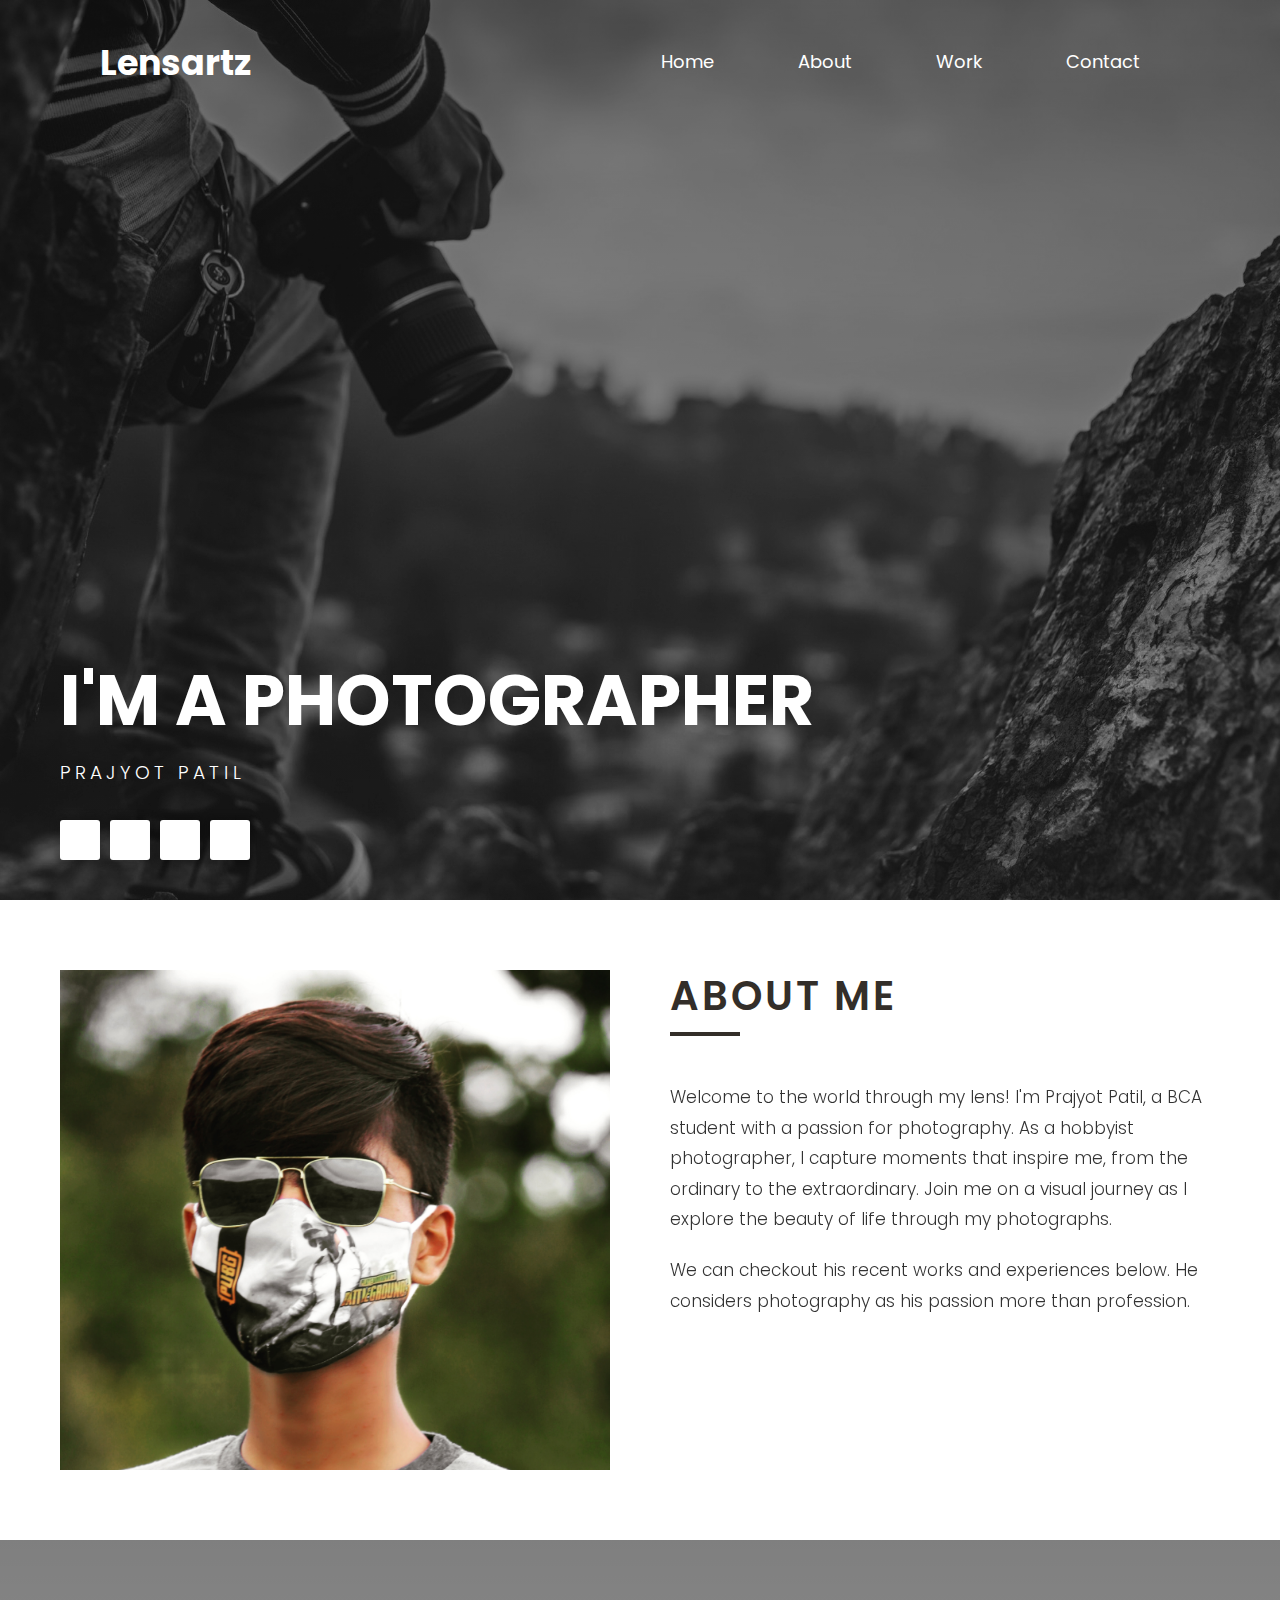
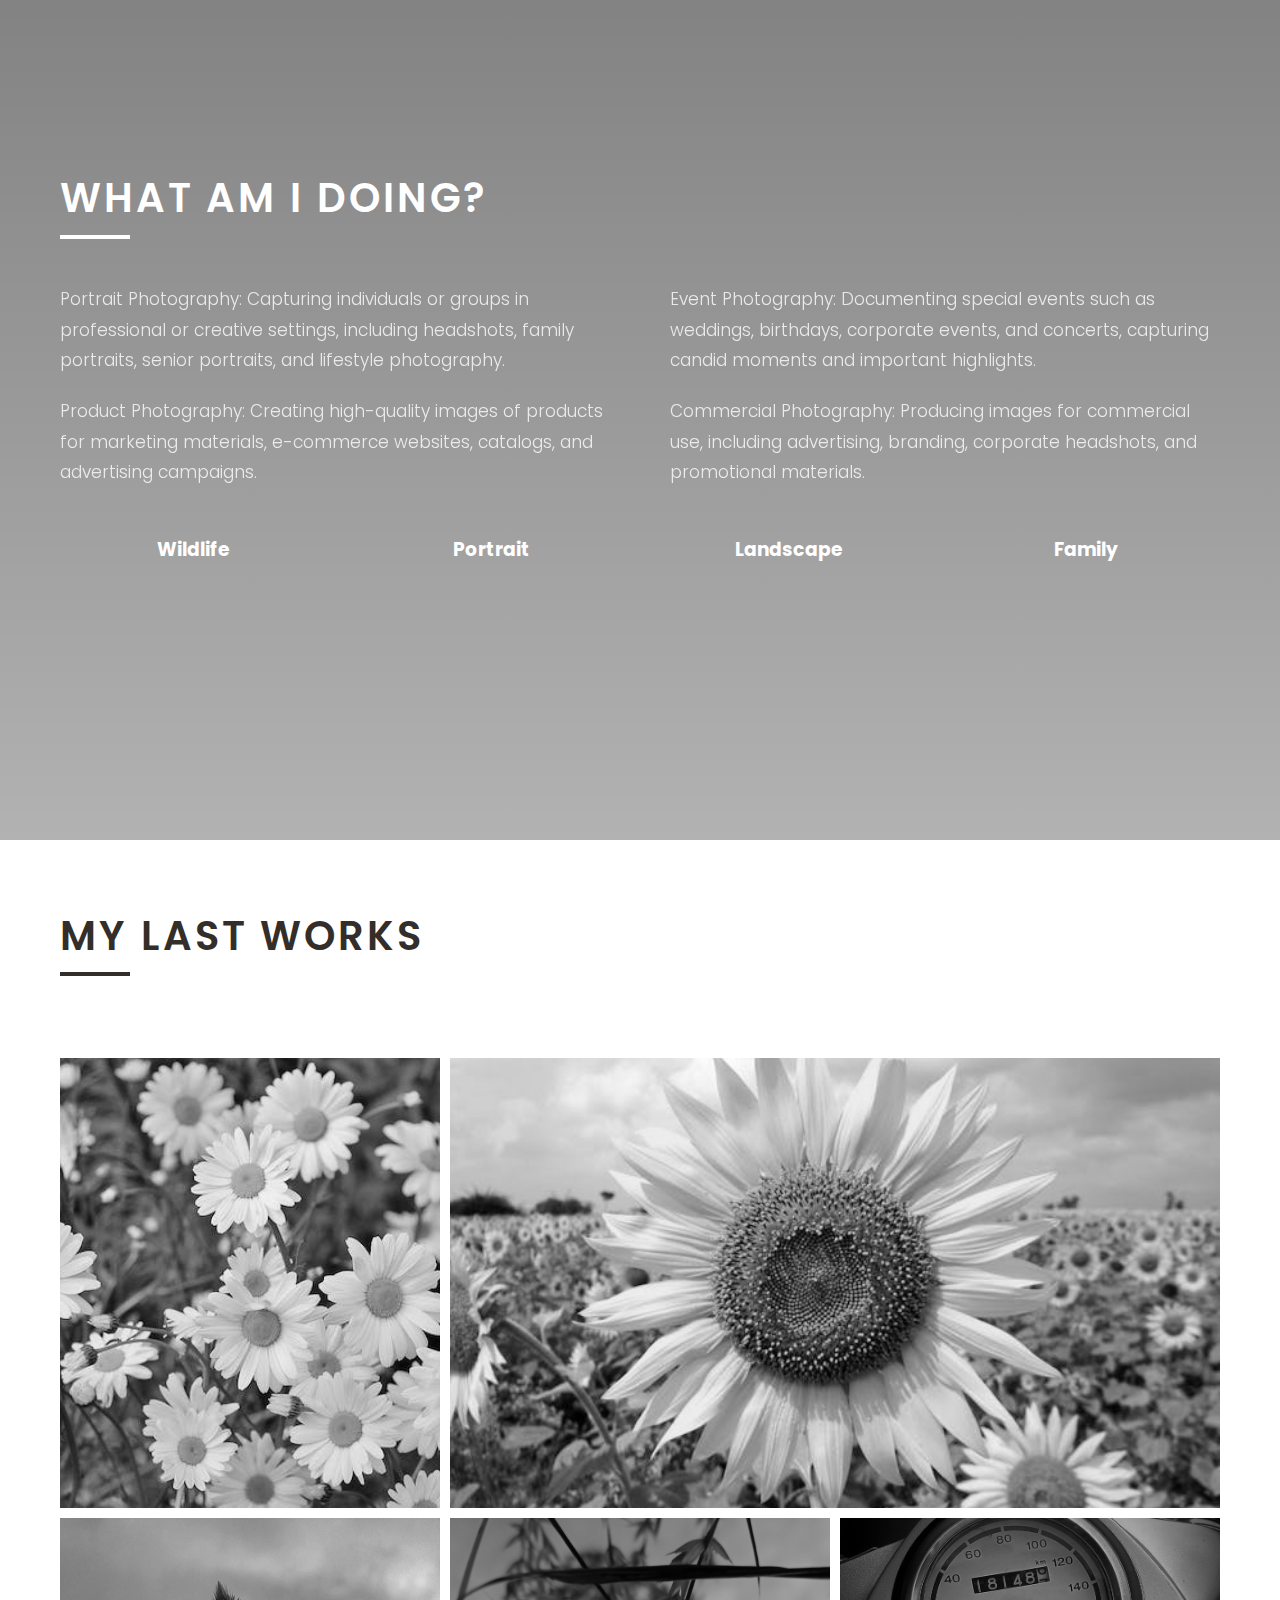
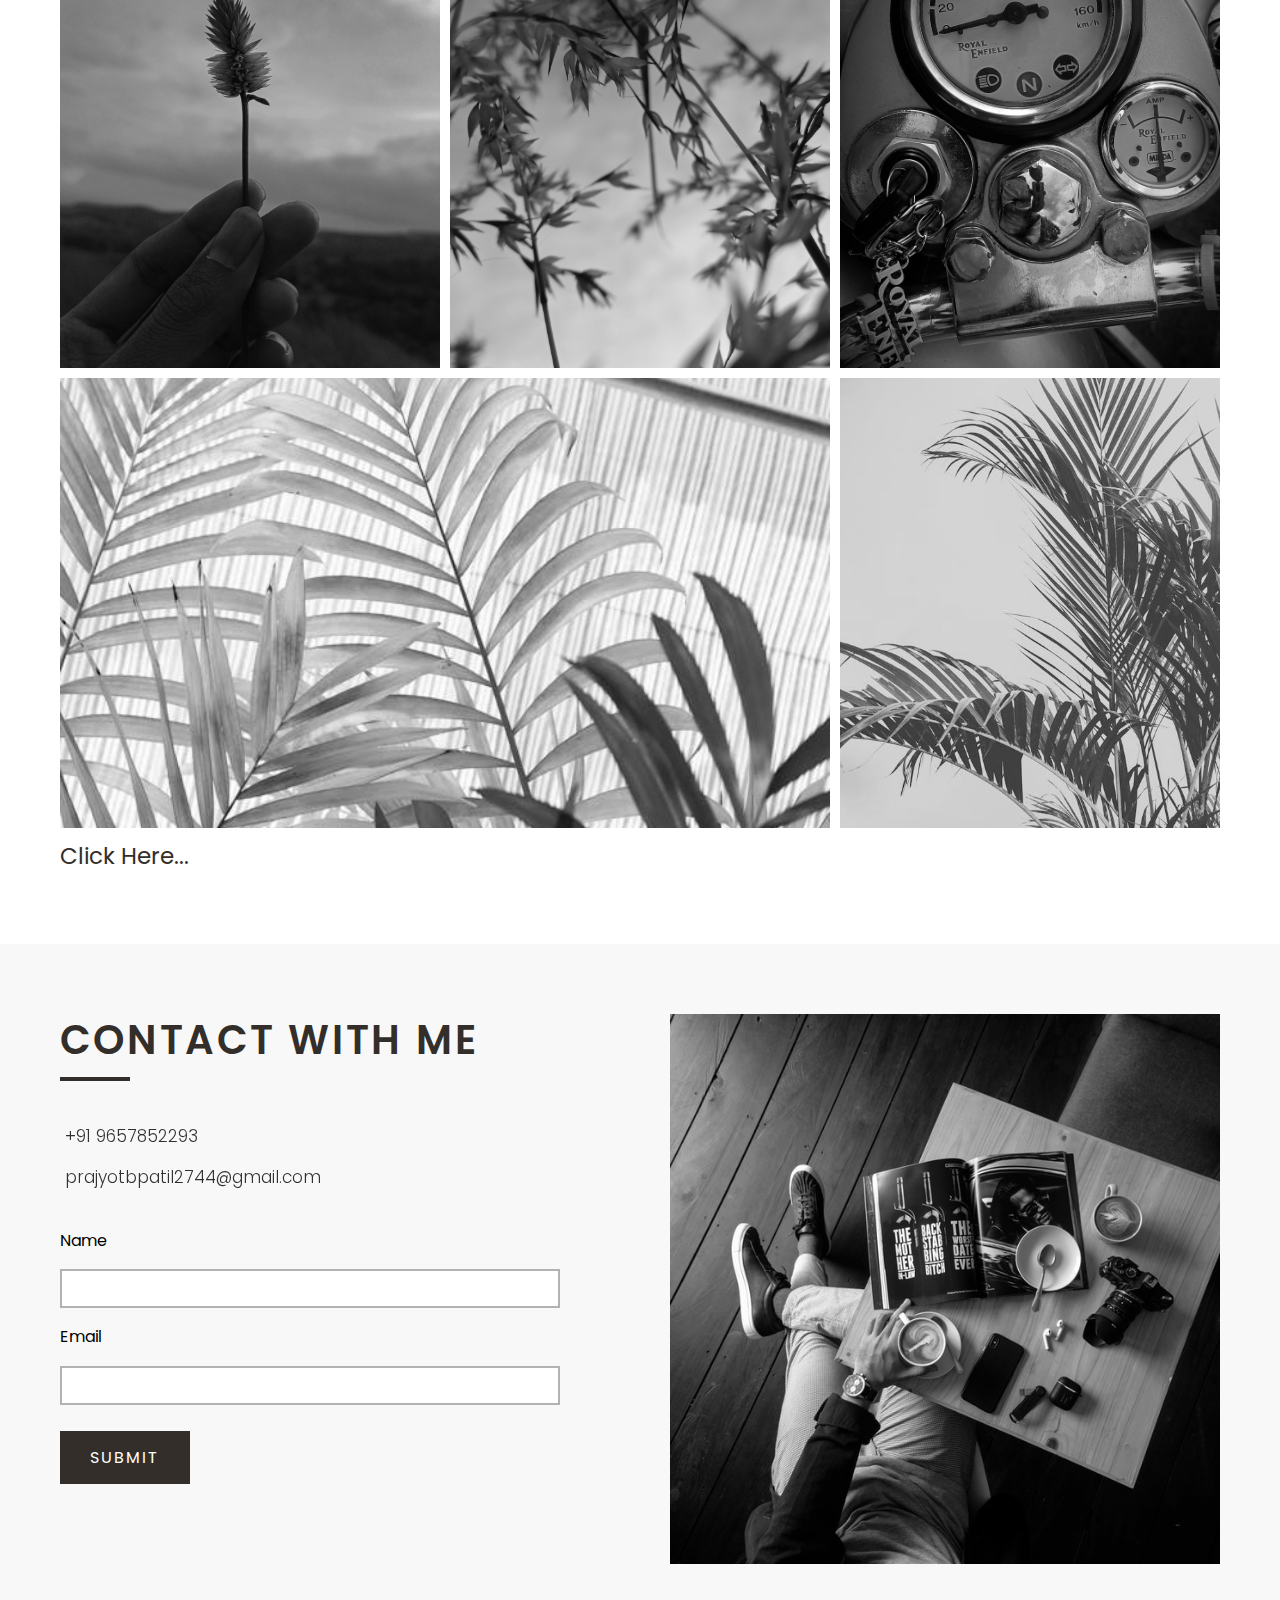
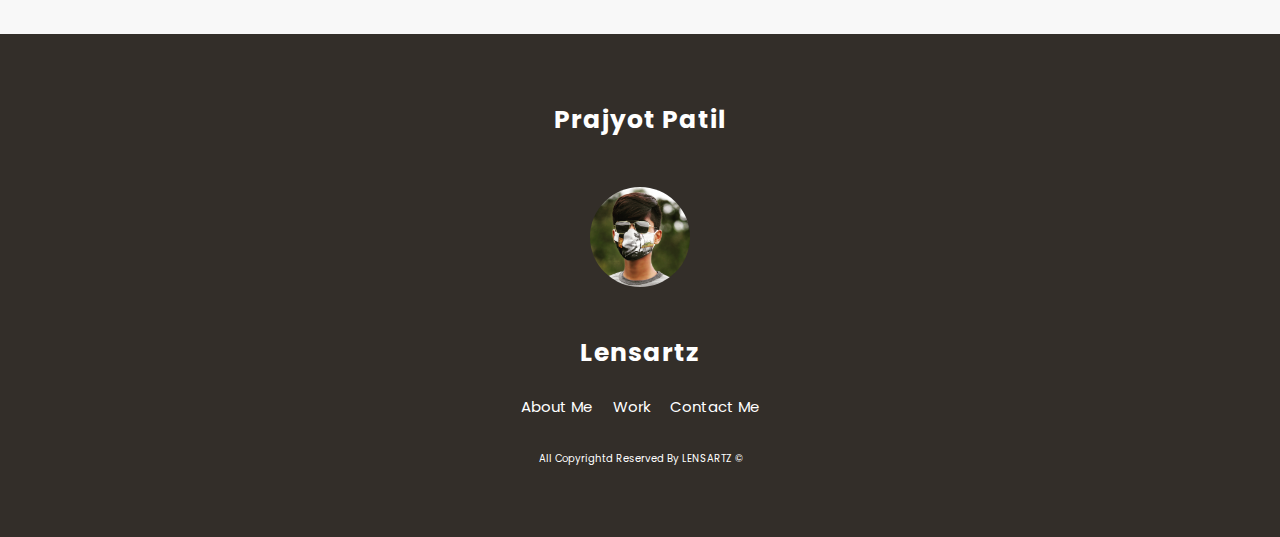
<file: index.html>
<!DOCTYPE html>
<html lang="en">

<head>
    <meta charset="UTF-8" />
    <meta http-equiv="X-UA-Compatible" content="IE=edge" />
    <meta name="viewport" content="width=device-width, initial-scale=1.0" />
    <title>I'm a Photographer</title>
    <!-- font awesome -->
    <link rel="stylesheet" href="https://cdnjs.cloudflare.com/ajax/libs/font-awesome/6.0.0-beta2/css/all.min.css"
        integrity="sha512-YWzhKL2whUzgiheMoBFwW8CKV4qpHQAEuvilg9FAn5VJUDwKZZxkJNuGM4XkWuk94WCrrwslk8yWNGmY1EduTA=="
        crossorigin="anonymous" referrerpolicy="no-referrer" />
    <link rel="stylesheet" href="style.css" />
</head>

<body>
    <nav>
        <div class="containerxx">
            <h1 class="h1z">Lensartz</h1>
            <ul class="nav-linksxx">
                <li><a href="#home">Home</a></li>
                <li><a href="/page1/about.html">About</a></li>
                <li><a href="/page1/work.html">Work</a></li>
                <li><a href="/page1/contact.html">Contact</a></li>
            </ul>
        </div>
    </nav>

    <header id="header" class="vh-100 flex">

        <div class="container">
            <div class="header-content">
                <h1>I'm a Photographer<br /></h1>
                <h3>Prajyot patil</h3>

                <ul class="social-links">
                    <li>
                        <a href="https://www.instagram.com/lensartz/" class="flex">
                            <i class="fab fa-facebook-f"></i>
                        </a>
                    </li>
                    <li>
                        <a href="https://www.instagram.com/lensartz/" class="flex">
                            <i class="fab fa-twitter"></i>
                        </a>
                    </li>
                    <li>
                        <a href="https://www.instagram.com/lensartz/" class="flex">
                            <i class="fab fa-instagram"></i>
                        </a>
                    </li>
                    <li>
                        <a href="https://www.instagram.com/lensartz/" class="flex">
                            <i class="fab fa-pinterest"></i>
                        </a>
                    </li>
                </ul>
            </div>
        </div>
    </header>
    <!-- end of header -->

    <!-- main content -->
    <main>
        <!-- about section -->
        <section id="about" class="about py-7">
            <div class="container">
                <div class="about-content grid">
                    <div class="about-left">
                        <img src="images/prajyot_pic.jpg" alt="" />
                    </div>
                    <div class="about-right">
                        <div class="title">
                            <h2>About Me</h2>
                        </div>
                        <p class="lead">
                            Welcome to the world through my lens! I'm Prajyot Patil, a BCA student with a passion for
                            photography. As a hobbyist photographer, I capture moments that inspire me, from the
                            ordinary to the extraordinary. Join me on a visual journey as I explore the beauty of life
                            through my photographs.
                        </p>
                        <p class="lead">
                            We can checkout his recent works and experiences below. He
                            considers photography as his passion more than profession.
                        </p>
                        <a href="#work" class="btn-down">
                            <i class="fas fa-chevron-down"></i>
                        </a>
                    </div>
                </div>
            </div>
        </section>

          <!-- work section -->
          <section id = "work" class = "vh-100 flex py-7 " >
            <div class = "container">
                <div class = "work-content">
                    <div class = "title">
                        <h2>what am i doing?</h2>
                    </div>
                    <ul class = "work-top grid">
                        <li class = "lead"><i class = "fas fa-dot-circle"></i> Portrait Photography: Capturing individuals or groups in professional or creative settings, including headshots, family portraits, senior portraits, and lifestyle photography.</li>
                        <li class = "lead"><i class = "fas fa-dot-circle"></i> Event Photography: Documenting special events such as weddings, birthdays, corporate events, and concerts, capturing candid moments and important highlights.</li>
                        <li class = "lead"><i class = "fas fa-dot-circle"></i> Product Photography: Creating high-quality images of products for marketing materials, e-commerce websites, catalogs, and advertising campaigns.</li>
                        <li class = "lead"><i class = "fas fa-dot-circle"></i> Commercial Photography: Producing images for commercial use, including advertising, branding, corporate headshots, and promotional materials.</li>
                    </ul>
    
                    <div class = "work-bottom grid">
                        <a href="/page2 copy/wildlife.html">
                           <div>
                            
                            <h3>Wildlife</h3>
                        </div> 
                        </a>
                        
                        <a href="/page2 copy/portrait.html">
                            <div>
                            
                            <h3>Portrait</h3>
                        </div>
                        </a>
    
                        <a href="/page2 copy/landscape.html">
                            <div>
                            
                            <h3>Landscape</h3>
                        </div>
                        </a>
    
                        <a href="/page2 copy/family.html">
                            <div>
                            
                            <h3>Family</h3>
                        </div>
                        </a>
    
                        
                    </div>
                    <a href="#portfolio" class="btn-down">
                        <i class="fas fa-chevron-down" style="color: white;"></i>
                    </a>
                    
                </div>
            </div>
        </section>
        <!-- end of work section -->

        <!-- portfolio section -->
        <section id="portfolio" class="vh-100 py-7">
            <div class="container">
                <div class="portfolio-content">
                    <div class="title">
                        <h2>my last works</h2>
                        <a href="#contact" class="btn-down">
                            <i class="fas fa-chevron-down"></i>
                        </a>
                    </div>

                    <div class="portfolio-grid grid">
                        <div><img src="images/daisy-flower-spring-marguerite-67857.jpg" /></div>
                        <div><img src="images/flower-sunflower-karnataka-india-64221.jpg" /></div>
                        <div><img src="images/IMG_20211001_183340.jpg" /></div>
                        <div><img src="images/grassblue.jpg" /></div>
                        <div><img src="images/royal enfield.jpg" /></div>
                        <div><img src="images/pexels-photo-1054018.jpg" /></div>
                        <div><img src="images/pexels-photo-1224158.jpg" /></div>
                    </div>
                    <a class="show" href="/page1/index1.html">Click Here...</a>
                </div>
            </div>
        </section>
        <!-- end of portfolio section -->

        <!-- contact section -->
        <section id="contact" class="py-7">
            <div class="container">
                <div class="contact-content flex">
                    <div class="contact-left">
                        <div class="title">
                            <h2>contact with me</h2>
                        </div>
                        <p class="lead">
                            <i class="fas fa-phone-alt"></i> +91 9657852293
                        </p>
                        <p class="lead">
                            <i class="fas fa-envelope"></i> prajyotbpatil2744@gmail.com
                        </p>

                        <!-- form backend link:-https://www.formbackend.com/forms/b9ff450016a2cb14/rules                 -->

                        <form accept-charset="UTF-8" action="https://www.formbackend.com/f/b9ff450016a2cb14"
                            method="POST">
                            <label for="name">Name</label>
                            <input type="text" class="form-control" id="name" name="name" required>

                            <label for="email">Email</label>
                            <input type="email" class="form-control" id="email" name="email" required>

                            <button type="submit" class="btn-submit btn">Submit</button>
                        </form>
                    </div>

                    <div class="contact-right">
                        <img src="images/contact-pic.jpg" alt="contact image" />
                    </div>
                </div>
            </div>
        </section>

    </main>
    <!-- end of main content -->

    <!-- footer -->
    <footer id="footer" class="py-7">
        <div class="container">
            <div class="footer-content">
                <div>
                    <h3>Prajyot Patil</h3>
                    <div><img src="images/prajyot_pic.jpg" /></div>
                </div>

                <div>
                    <h3>Lensartz</h3>
                    <ul class="flex">
                        <li><a href="#about">About Me</a></li>
                        <li><a href="#portfolio">Work</a></li>
                        <li><a href="#contact">Contact Me</a></li>

                    </ul>
                    <br>
                    <p style="font-size: x-small;">All Copyrightd Reserved By LENSARTZ ©</p>
                </div>
            </div>
        </div>
    </footer>
    <!-- end of footer -->

</body>

</html>
</file>
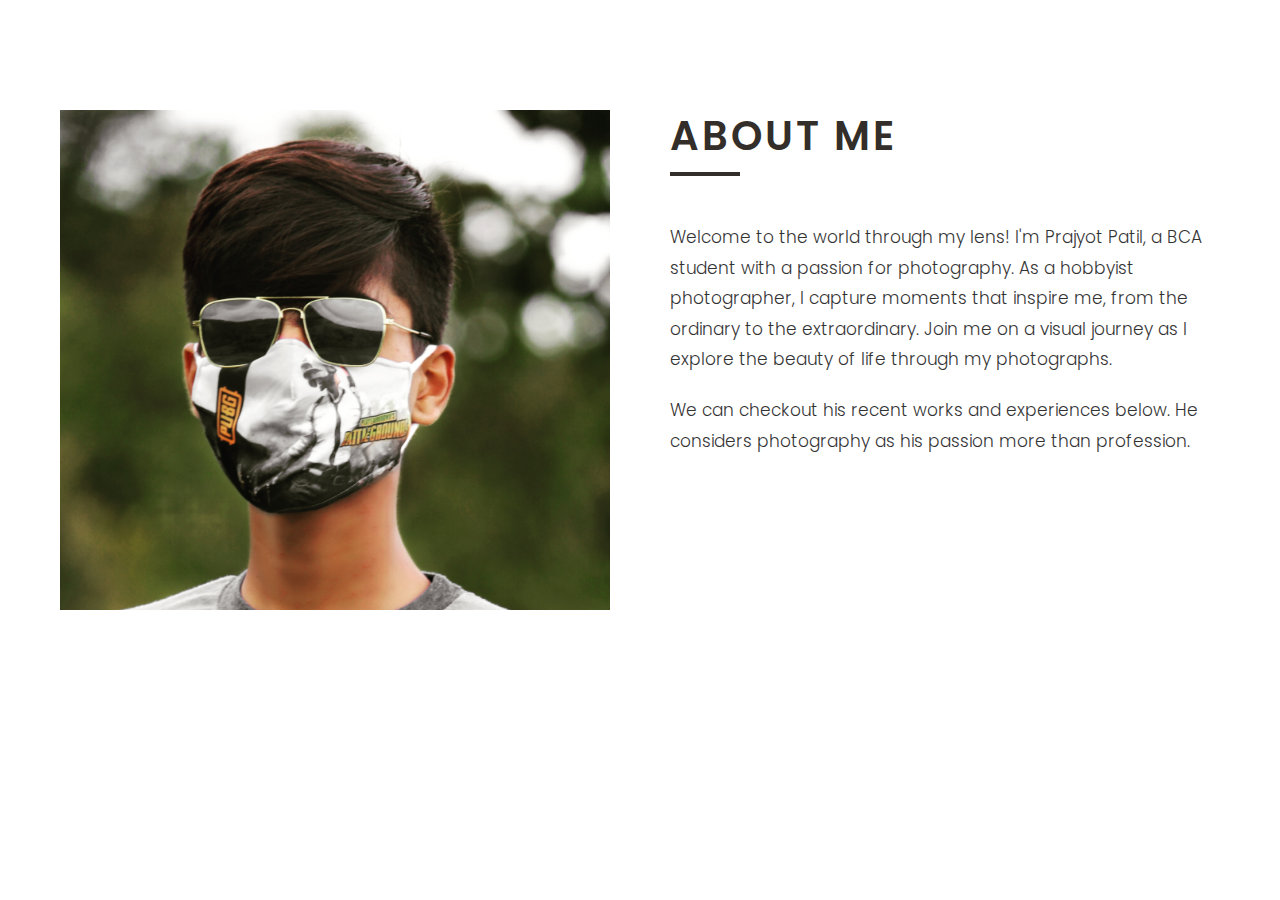
<file: page1/about.html>
<!DOCTYPE html>
<html lang="en">

<head>
    <meta charset="UTF-8" />
    <meta http-equiv="X-UA-Compatible" content="IE=edge" />
    <meta name="viewport" content="width=device-width, initial-scale=1.0" />
    <title>I'm a Photographer</title>
    <!-- font awesome -->
    <link rel="stylesheet" href="https://cdnjs.cloudflare.com/ajax/libs/font-awesome/6.0.0-beta2/css/all.min.css"
        integrity="sha512-YWzhKL2whUzgiheMoBFwW8CKV4qpHQAEuvilg9FAn5VJUDwKZZxkJNuGM4XkWuk94WCrrwslk8yWNGmY1EduTA=="
        crossorigin="anonymous" referrerpolicy="no-referrer" />
    <link rel="stylesheet" href="/style.css" />
</head>

<body>
    <!-- portfolio section -->
    <!DOCTYPE html>
<html lang="en">

<head>
    <meta charset="UTF-8" />
    <meta http-equiv="X-UA-Compatible" content="IE=edge" />
    <meta name="viewport" content="width=device-width, initial-scale=1.0" />
    <title>I'm a Photographer</title>
    <!-- font awesome -->
    <link rel="stylesheet" href="https://cdnjs.cloudflare.com/ajax/libs/font-awesome/6.0.0-beta2/css/all.min.css"
        integrity="sha512-YWzhKL2whUzgiheMoBFwW8CKV4qpHQAEuvilg9FAn5VJUDwKZZxkJNuGM4XkWuk94WCrrwslk8yWNGmY1EduTA=="
        crossorigin="anonymous" referrerpolicy="no-referrer" />
    <link rel="stylesheet" href="/style.css" />
</head>

<body >
    <!-- portfolio section -->
    <a href="/index.html"><i class="fa-solid fa-angle-left" style="font-size: 25px; padding: 10px; " ></i></a>
    
    <section id="about" class="about py-7"style="display: flex;align-items: center; justify-content: center; ">
        <div class="container">
            <div class="about-content grid">
                <div class="about-left">
                    <img src="/images/prajyot_pic.jpg" alt="" />
                </div>
                <div class="about-right">
                    <div class="title">
                        <h2>About Me</h2>
                    </div>
                    <p class="lead">
                        Welcome to the world through my lens! I'm Prajyot Patil, a BCA student with a passion for
                        photography. As a hobbyist photographer, I capture moments that inspire me, from the
                        ordinary to the extraordinary. Join me on a visual journey as I explore the beauty of life
                        through my photographs.
                    </p>
                    <p class="lead">
                        We can checkout his recent works and experiences below. He
                        considers photography as his passion more than profession.
                    </p>
                    
                </div>
            </div>
        </div>
    </section>

    </main>

</body>

</html>

    </main>

</body>

</html>
</file>
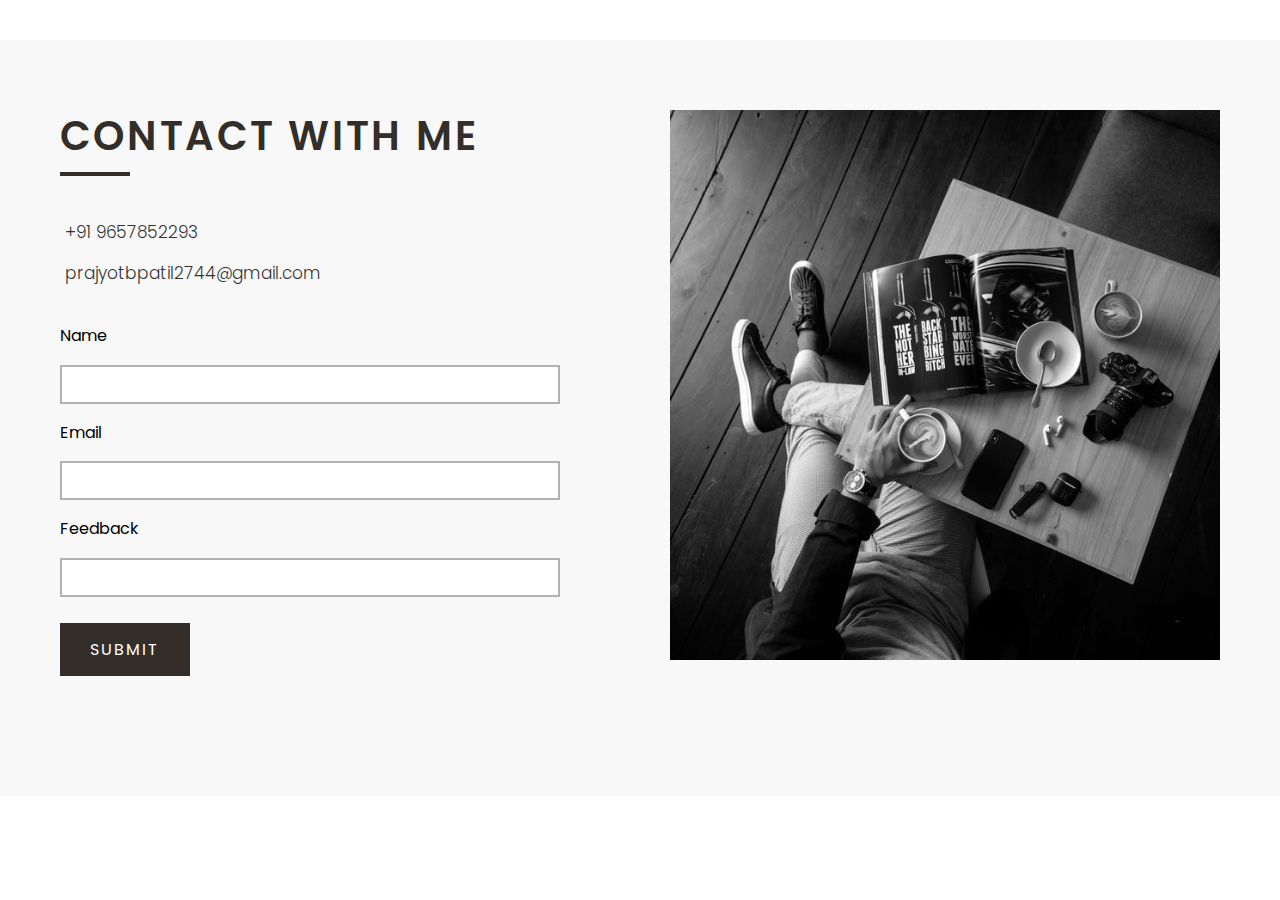
<file: page1/contact.html>
<!DOCTYPE html>
<html lang="en">

<head>
    <meta charset="UTF-8" />
    <meta http-equiv="X-UA-Compatible" content="IE=edge" />
    <meta name="viewport" content="width=device-width, initial-scale=1.0" />
    <title>I'm a Photographer</title>
    <!-- font awesome -->
    <link rel="stylesheet" href="https://cdnjs.cloudflare.com/ajax/libs/font-awesome/6.0.0-beta2/css/all.min.css"
        integrity="sha512-YWzhKL2whUzgiheMoBFwW8CKV4qpHQAEuvilg9FAn5VJUDwKZZxkJNuGM4XkWuk94WCrrwslk8yWNGmY1EduTA=="
        crossorigin="anonymous" referrerpolicy="no-referrer" />
    <link rel="stylesheet" href="/style.css" />
</head>

<body>
    <!-- portfolio section -->
    <a href="/index.html"><i class="fa-solid fa-angle-left" style="font-size: 25px; padding: 10px;" ></i></a>
    <section id="contact" class="py-7">
        <div class="container">
            <div class="contact-content flex">
                <div class="contact-left">
                    <div class="title">
                        <h2>contact with me</h2>
                    </div>
                    <p class="lead">
                        <i class="fas fa-phone-alt"></i> +91 9657852293
                    </p>
                    <p class="lead">
                        <i class="fas fa-envelope"></i> prajyotbpatil2744@gmail.com
                    </p>

                    <!-- form backend link:-https://www.formbackend.com/forms/b9ff450016a2cb14/rules                 -->

                    <form accept-charset="UTF-8" action="https://www.formbackend.com/f/b9ff450016a2cb14"
                        method="POST">
                        <label for="name">Name</label>
                        <input type="text" class="form-control" id="name" name="name" required>

                        <label for="email">Email</label>
                        <input type="email" class="form-control" id="email" name="email" required>

                        <label for="email">Feedback</label>
                        <input type="text" class="form-control" id="email" name="email" required>

                        <button type="submit" class="btn-submit btn">Submit</button>
                    </form>
                </div>

                <div class="contact-right">
                    <img src="/images/contact-pic.jpg" alt="contact image" />
                </div>
            </div>
        </div>
    </section>

    </main>

</body>

</html>
</file>
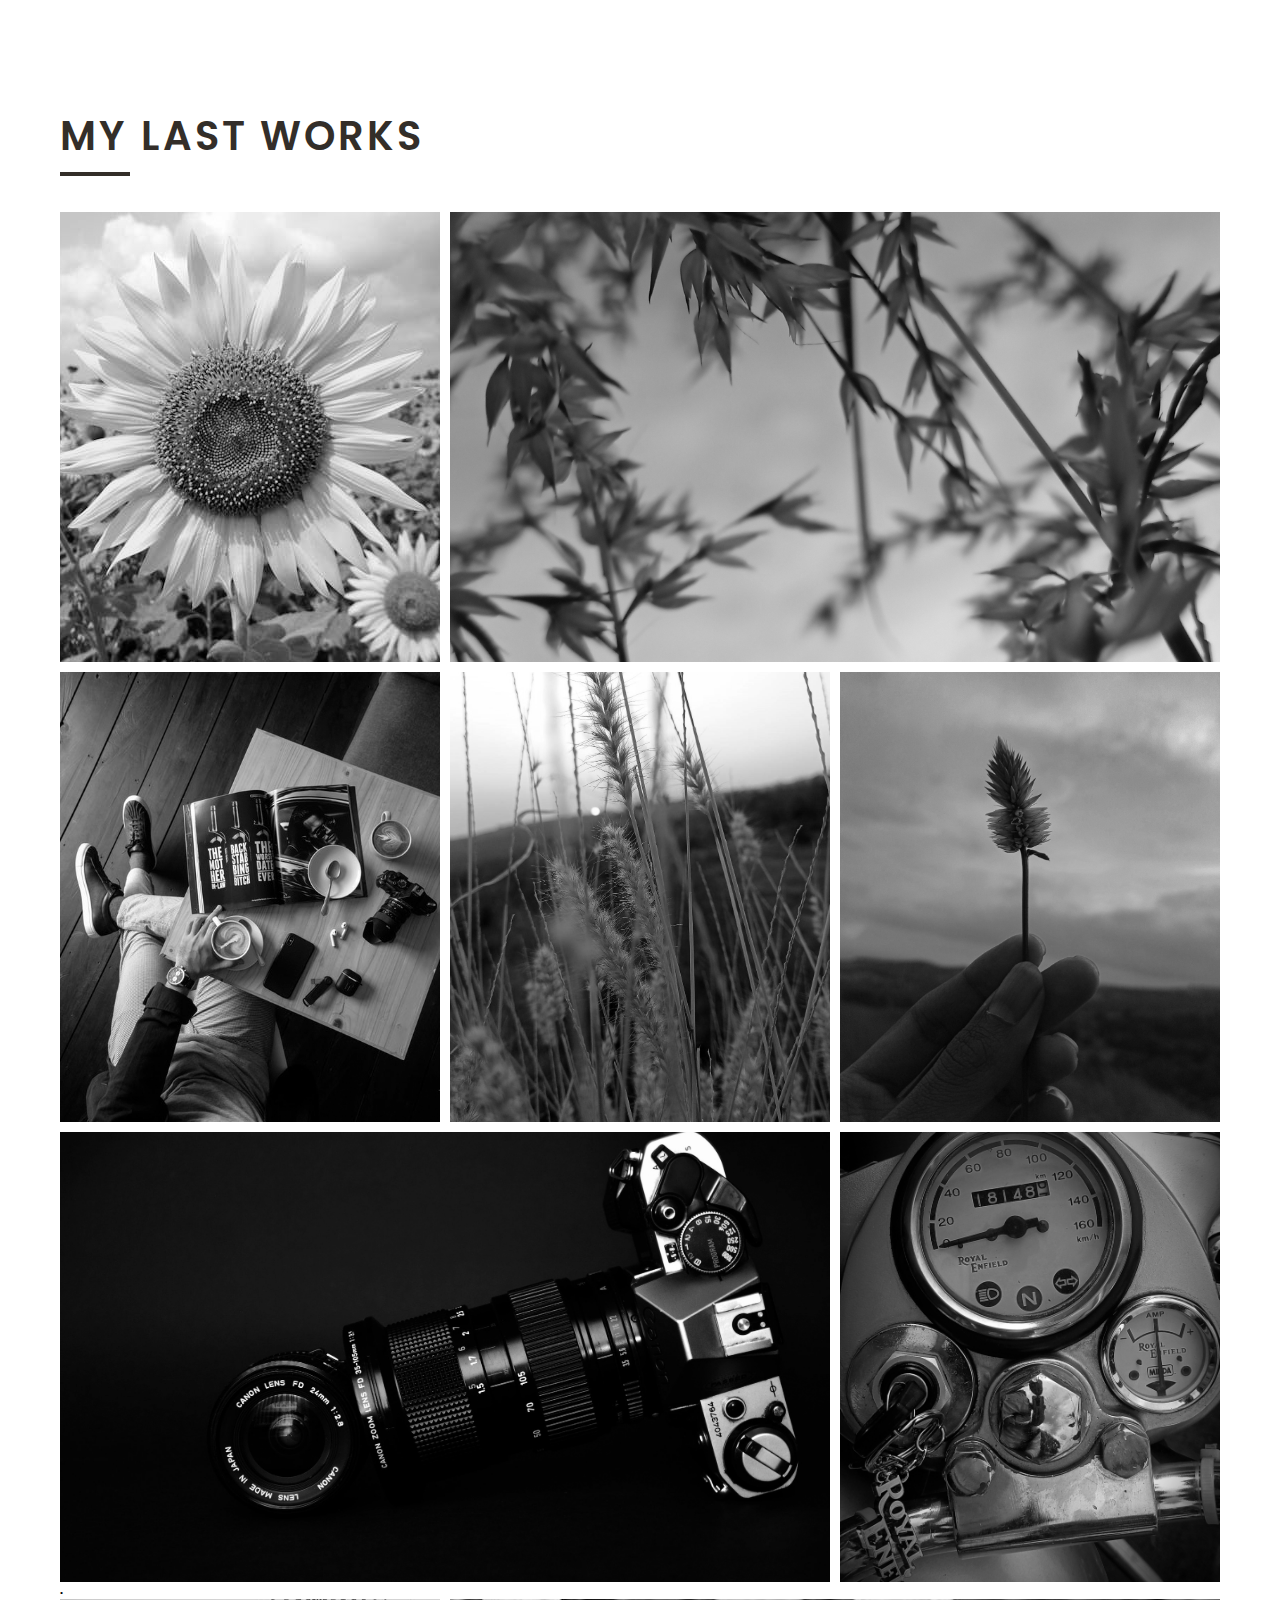
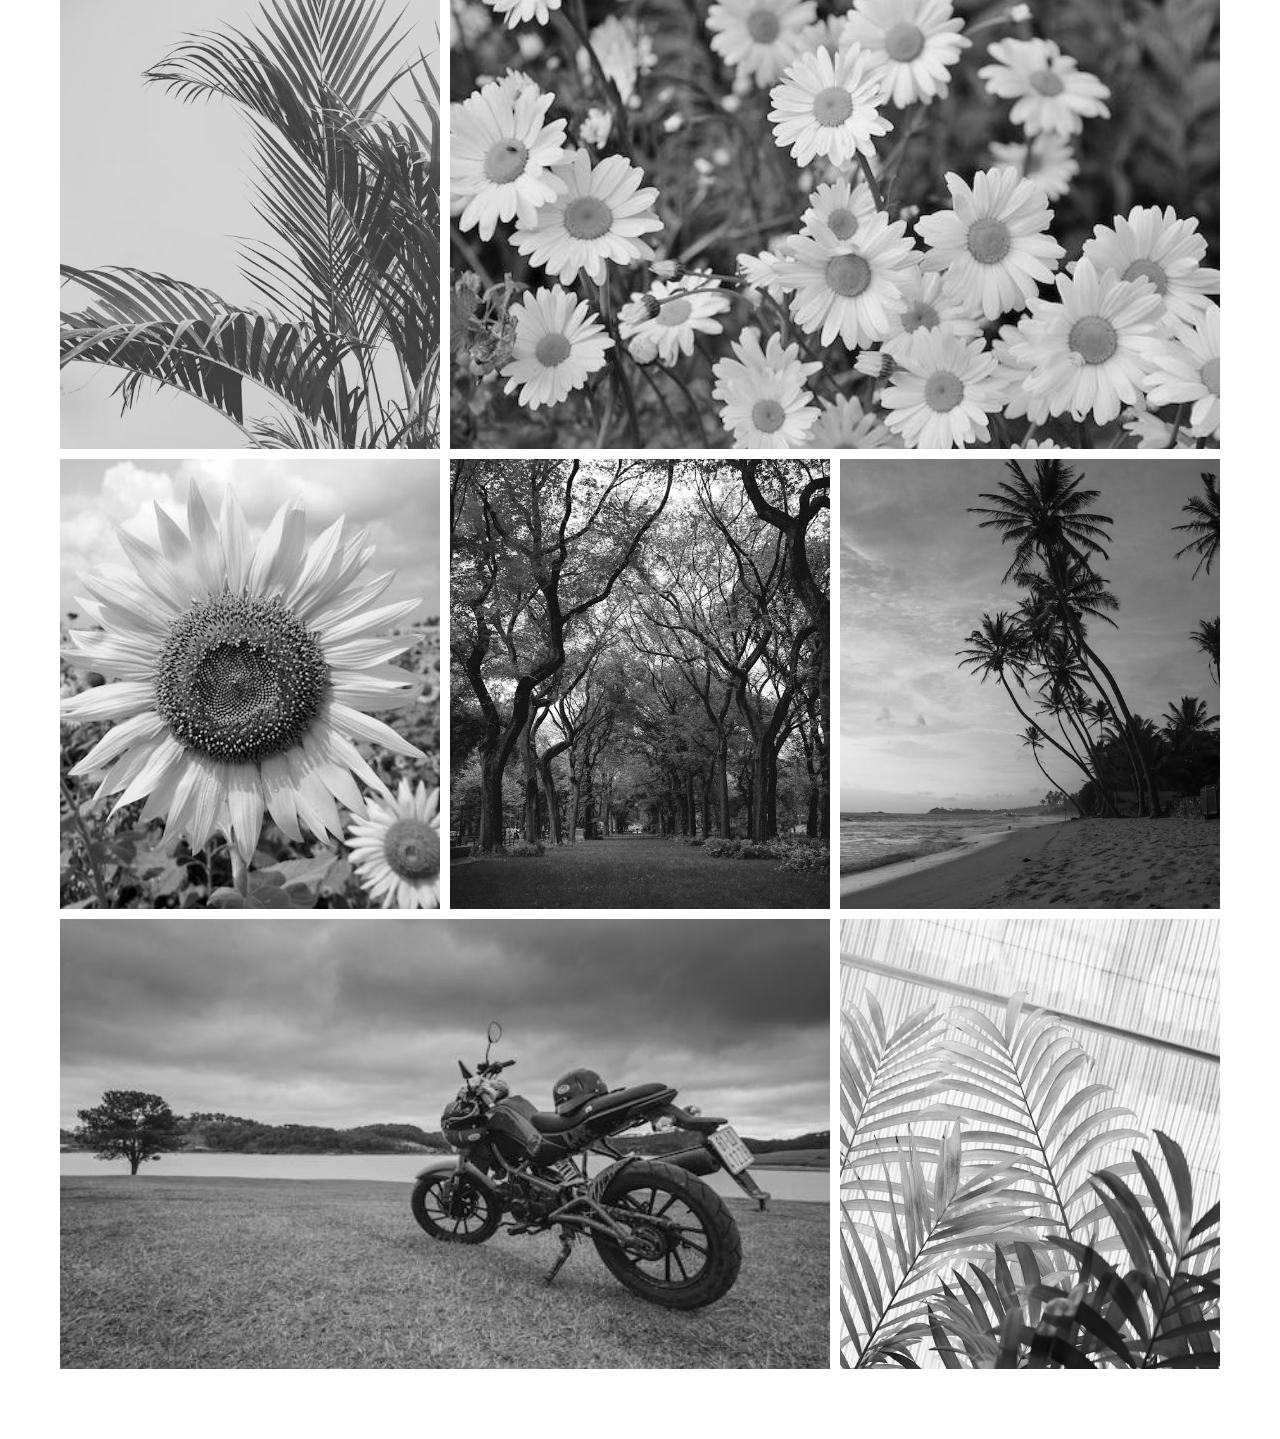
<file: page1/index1.html>
<!DOCTYPE html>
<html lang="en">

<head>
    <meta charset="UTF-8" />
    <meta http-equiv="X-UA-Compatible" content="IE=edge" />
    <meta name="viewport" content="width=device-width, initial-scale=1.0" />
    <title>I'm a Photographer</title>
    <!-- font awesome -->
    <link rel="stylesheet" href="https://cdnjs.cloudflare.com/ajax/libs/font-awesome/6.0.0-beta2/css/all.min.css"
        integrity="sha512-YWzhKL2whUzgiheMoBFwW8CKV4qpHQAEuvilg9FAn5VJUDwKZZxkJNuGM4XkWuk94WCrrwslk8yWNGmY1EduTA=="
        crossorigin="anonymous" referrerpolicy="no-referrer" />
    <link rel="stylesheet" href="/style.css" />
</head>

<body>
    <!-- portfolio section -->
    <a href="/index.html"><i class="fa-solid fa-angle-left" style="font-size: 25px; padding: 10px;" ></i></a>
    <section id="portfolio" class="vh-100 py-7">
        <div class="container">
            <div class="portfolio-content">
                <div class="title">
                    <h2>my last works</h2>
                </div>

                <div class="portfolio-grid grid">
                    <div><img src="/images/flower-sunflower-karnataka-india-64221.jpg" /></div>
                    <div><img src="/images/grassblue.jpg" /></div>
                    <div><img src="/images/contact-pic.jpg" /></div>
                    <div><img src="/images/grasssyelow.jpg" /></div>
                    <div><img src="/images/IMG_20211001_183340.jpg" /></div>
                    <div><img src="/images/insta-pic.jpg" /></div>
                    <div><img src="/images/royal enfield.jpg" /></div>
                </div>
                <h6> .</h6>
                <div class="portfolio-grid grid">
                    <div><img src="/images/pexels-photo-1224158.jpg" /></div>
                    <div><img src="/images/daisy-flower-spring-marguerite-67857.jpg" /></div>
                    <div><img src="/images/flower-sunflower-karnataka-india-64221.jpg" /></div>
                    <div><img src="/images/pexels-photo-1770809.jpg" /></div>
                    <div><img src="/images/pexels-photo-3214944.jpg" /></div>
                    <div><img src="/images/pexels-photo-750841.jpg" /></div>
                    <div><img src="/images/pexels-photo-1054018.jpg" /></div>
                </div>

            </div>
        </div>
    </section>

    </main>

</body>

</html>
</file>
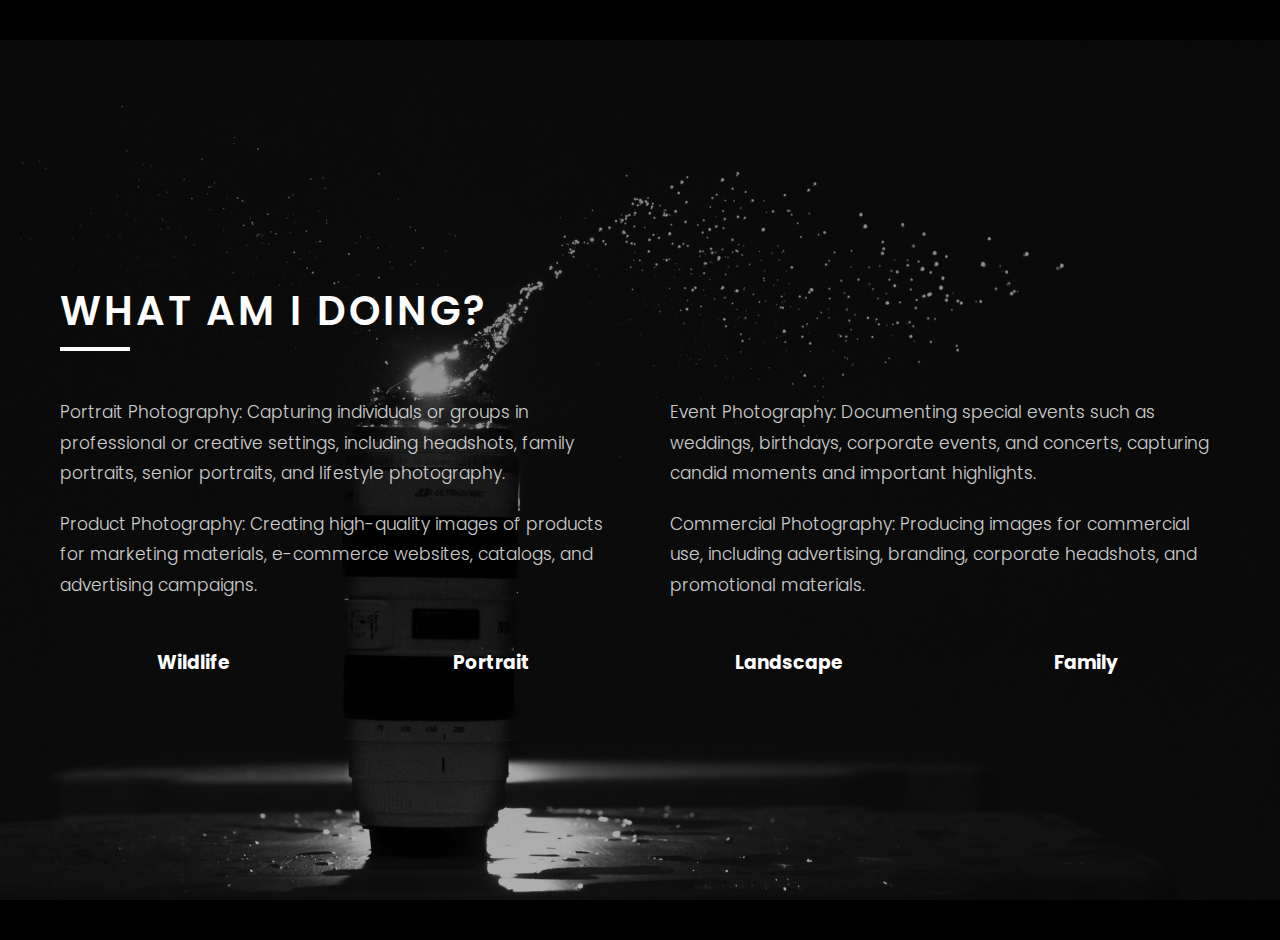
<file: page1/work.html>
<!DOCTYPE html>
<html lang="en">

<head>
    <meta charset="UTF-8" />
    <meta http-equiv="X-UA-Compatible" content="IE=edge" />
    <meta name="viewport" content="width=device-width, initial-scale=1.0" />
    <title>I'm a Photographer</title>
    <!-- font awesome -->
    <link rel="stylesheet" href="https://cdnjs.cloudflare.com/ajax/libs/font-awesome/6.0.0-beta2/css/all.min.css"
        integrity="sha512-YWzhKL2whUzgiheMoBFwW8CKV4qpHQAEuvilg9FAn5VJUDwKZZxkJNuGM4XkWuk94WCrrwslk8yWNGmY1EduTA=="
        crossorigin="anonymous" referrerpolicy="no-referrer" />
    <link rel="stylesheet" href="/style.css" />
</head>

<body style="background-color: black;">
    <!-- portfolio section -->
    <a href="/index.html"><i class="fa-solid fa-angle-left" style="font-size: 25px; padding: 10px; color: whitesmoke; "  ></i></a>
    <section id = "work" class = "vh-100 flex py-7 " >
        <div class = "container">
            <div class = "work-content">
                <div class = "title">
                    <h2>what am i doing?</h2>
                </div>
                <ul class = "work-top grid">
                    <li class = "lead"><i class = "fas fa-dot-circle"></i> Portrait Photography: Capturing individuals or groups in professional or creative settings, including headshots, family portraits, senior portraits, and lifestyle photography.</li>
                    <li class = "lead"><i class = "fas fa-dot-circle"></i> Event Photography: Documenting special events such as weddings, birthdays, corporate events, and concerts, capturing candid moments and important highlights.</li>
                    <li class = "lead"><i class = "fas fa-dot-circle"></i> Product Photography: Creating high-quality images of products for marketing materials, e-commerce websites, catalogs, and advertising campaigns.</li>
                    <li class = "lead"><i class = "fas fa-dot-circle"></i> Commercial Photography: Producing images for commercial use, including advertising, branding, corporate headshots, and promotional materials.</li>
                </ul>

                <div class = "work-bottom grid">
                    <a href="/page2/wildlife.html">
                       <div>
                        
                        <h3>Wildlife</h3>
                    </div> 
                    </a>
                    
                    <a href="/page2/portrait.html">
                        <div>
                        
                        <h3>Portrait</h3>
                    </div>
                    </a>

                    <a href="/page2/landscape.html">
                        <div>
                        
                        <h3>Landscape</h3>
                    </div>
                    </a>

                    <a href="/page2/family.html">
                        <div>
                        
                        <h3>Family</h3>
                    </div>
                    </a>

                    
                </div>
                
            </div>
        </div>
    </section>

    </main>

</body>

</html>
</file>
<file: style.css>
@import url('https://fonts.googleapis.com/css2?family=Poppins:wght@300;400;500;600;700&display=swap');

:root{
    --transition: all 300ms ease-in-out;
    --dark-color: #332e29;
    --light-color: #fff;
}

html {
    scroll-behavior: smooth;
  }

*{
    box-sizing: border-box;
    padding: 0;
    margin: 0;
    outline: 0;
}

html{
    font-size: 10px;
    scroll-behavior: smooth;
}

body{
    font-size: 1.6rem;
    font-family: 'Poppins', sans-serif;
    line-height: 1.6;
}

button, .btn{
    cursor: pointer;
    border: none;
    background: transparent;
}

ul{
    list-style-type: none;
}

a{
    text-decoration: none;
    color: var(--dark-color);
}

img{
    width: 100%;
    display: block;
}

.container{
    max-width: 1200px;
    margin: 0 auto;
    padding: 0 2rem;
}

.vh-100{
    min-height: 100vh;
}

h1, h2, h3{
    margin-top: 0;
    line-height: 1.3;
    margin-bottom: 2rem;
    color: var(--dark-color);
}

.flex{
    display: flex;
    align-items: center;
    justify-content: center;
}

.py-7{
    padding: 7rem 0;
}

.grid{
    display: grid;
    grid-template-columns: repeat(1, 1fr);
    gap: 1rem;
}

.lead{
    opacity: 0.8;
    padding: 1rem 0;
    font-size: 1.7rem;
    font-weight: 300;
    line-height: 1.8;
}

/* header */
#header{
    background: linear-gradient(rgba(0, 0, 0, 0.5), rgba(0, 0, 0, 0.3)), url('header-banner.jpg') center/cover no-repeat fixed;
    justify-content: flex-start;
    align-items: flex-end;
}
#header .container{
    width: 100%;
}
.header-content{
    padding-bottom: 4rem;
}
.header-content h1{
    font-size: 4.5rem;
    margin-bottom: 0;
    text-transform: uppercase;
    color: var(--light-color);
}
.header-content h3{
    color: var(--light-color);
    font-weight: 300;
    letter-spacing: 4px;
    text-transform: uppercase;
    margin-top: 1.5rem;
}
.social-links{
    display: flex;
    margin-top: 3.5rem;
}
.social-links li a{
    width: 40px;
    height: 40px;
    background-color: var(--light-color);
    margin-right: 1rem;
    border-radius: .3rem;
    box-shadow: 0 0 6px 5px rgba(0, 0, 0, 0.2);
    transition: var(--transition);
}
.social-links li a:hover{
    opacity: 0.9;
}

/* about */
.about-left{
    margin-bottom: 4rem;
    height: 500px;
    overflow: hidden;
}
/* button down and title -reusable */
.btn-down{
    font-size: 3rem;
    display: inline-block;
    margin-top: 1rem;
    transition: var(--transition);
}
.btn-down:hover{
    opacity: 0.8;
    transform: translateY(5px);
}
.btn-down-white{
    color: var(--light-color);
}
.title{
    margin-bottom: 5rem;
}
.title h2{
    text-transform: uppercase;
    letter-spacing: 3px;
    font-weight: 600;
    position: relative;
}
.title h2::after{
    position: absolute;
    content: "";
    top: 120%;
    left: 0;
    width: 70px;
    height: 4px;
    background-color: var(--dark-color);
}

/* work */
#work{
    background: linear-gradient(rgba(0, 0, 0, 0.5), rgba(0, 0, 0, 0.3)), url('work-pic.jpg') center/cover no-repeat fixed;
    color: var(--light-color);
}
#work .title h2, #work h3{
    color: var(--light-color);
}
#work .title h2::after{
    background: var(--light-color);
}
.work-bottom{
    margin-top: 4rem;
    text-align: center;
}
.work-bottom > div .icon img{
    width: 50px;
    margin: 0 auto 1.7rem auto;
}
/* portfolio */
.portfolio-grid > div{
    transition: var(--transition);
    filter: gray; /* IE5+ */
      -webkit-filter: grayscale(1); /* Webkit Nightlies & Chrome Canary */
      -webkit-transition: all .8s ease-in-out;
}
.portfolio-grid > div:hover{
    transform: scale(0.9);
    filter: none;
      -webkit-filter: grayscale(0);
      -webkit-transform: scale(1.01);
    
}



/* contact */
#contact{
    background-color: rgb(248, 248, 248);
}
.contact-content{
    flex-direction: column;
    align-items: stretch;
}
.contact-left{
    margin-bottom: 5rem;
}
.contact-left .lead{
    padding: 0.5rem;
}
.contact-left form{
    margin-top: 3rem;
}
.contact-left form .form-control{
    display: block;
    margin: 1.6rem 0;
    border: 2px solid rgba(0, 0, 0, 0.3);
    padding: 1rem;
    width: 100%;
}
.contact-left form .form-control::placeholder{
    font-size: 15px;
    font-family: 'Poppins', sans-serif;
}
.contact-left .btn-submit{
    padding: 1.4rem 3rem;
    font-family: 'Poppins', sans-serif;
    background-color: var(--dark-color);
    color: var(--light-color);
    margin-top: 1rem;
    text-transform: uppercase;
    letter-spacing: 2px;
    font-size: 1.6rem;
    transition: var(--transition);
}
.contact-left .btn-submit:hover{
    background-color: #000;
}

#insta{
   
    min-height: 65vh;
}
#insta .title h2{
    color: var(--light-color);
}
#insta .title h2::after{
    background-color: var(--light-color);
}
.insta-grid > div{
    height: 400px;
    overflow: hidden;
    transition: var(--transition);
}
.insta-grid > div img{
    height: 100%;
    object-fit: cover;
}
.insta-grid > div:hover{
    transform: scale(0.9);
}

/* footer */
#footer{
    background-color: var(--dark-color);
    color: var(--light-color);
}
.footer-content{
    text-align: center;
}
.footer-content h3{
    color: var(--light-color);
    font-size: 2.5rem;
    letter-spacing: 1px;
}
.footer-content ul{
    flex-direction: column;
}
.footer-content ul li a{
    color: var(--light-color);
    font-size: 1.5rem;
    transition: var(--transition);
}
.footer-content ul li a:hover{
    opacity: 0.7;
}
.footer-content ul li{
    margin: .5rem 1rem;
}
.footer-content > div:first-child{
    margin-bottom: 3rem;
}
.footer-content > div:first-child div{
    width: 100px;
    height: 100px;
    overflow: hidden;
    margin: 5rem auto;
    border-radius: 50%;
}


/* Media Queries */

@media(min-width: 450px){
    .work-bottom{
        grid-template-columns: repeat(2, 1fr);
        column-gap: 3rem;
        row-gap: 0;
        
    }
   
}
@media(min-width: 576px){
    .title h2{
        font-size: 4rem;
    }
    .work-bottom{
        grid-template-columns: repeat(4, 1fr);
    }
    .portfolio-grid{
        grid-template-columns: repeat(2, 1fr);
    }
    .portfolio-grid > div{
        height: 450px;
        overflow: hidden;
    }
    .portfolio-grid > div img{
        height: 100%;
        object-fit: cover;
    }
    .contact-left form .form-control{
        max-width: 500px;
    }
    .footer-content ul{
        flex-direction: row;
    }
    
      

}

@media(min-width: 768px){
    .header-content h1{
        font-size: 7rem;
    }
    .about-content, .work-top{
        grid-template-columns: repeat(2, 1fr);
        column-gap: 6rem;
        row-gap: 0;
    }
    .about-left{
        margin-bottom: 0;
    }
    .contact-content{
        flex-direction: row;
    }
    .contact-right{
        padding-left: 3rem;
        width: 50%;
    }
    .contact-left{
        width: 50%;
    }
    .insta-grid{
        grid-template-columns: repeat(2, 1fr);
    }
    
      
    
}

@media(min-width: 992px){
    .insta-grid{
        grid-template-columns: repeat(4, 1fr);
    }
    .insta-grid > div{
        height: 250px;
    }
    
}

@media(min-width: 1200px){
    .portfolio-grid{
        grid-template-columns: repeat(3, 1fr);
    }
    .portfolio-grid > div:nth-child(2){
        grid-column: 2 / 4;
    }
    .portfolio-grid > div:nth-child(6){
        grid-column: 1 / 3;
    }
    
}

/* navbar media query */

@media(max-width: 780px){
    .containerxx {
        display: flex;
        flex-direction: column;
        
      }
      .nav-linksxx {
        display: flex;
        flex-direction: row;  
        
      }
     
}

/* navbar */
nav {
    background-color: transparent;
    position:absolute;
    width: 100%;
    z-index: 1000;
  }
  
  .containerxx {
    display: flex;
    flex-wrap:nowrap;
    justify-content: space-between;
    align-items: center;
    padding: 40px 100px 40px 100px;
  }
  
  .h1z {
    margin: 0;
    color: white;
    font-size: 35px;
    transition: var(--transition);
    
  }
  
  .nav-linksxx {
    list-style: none;
    margin: 0;
    padding: 0;
  }
  
  .nav-linksxx li {
    display: inline;
    margin: 40px;
  }
  
  .nav-linksxx li a {
    text-decoration: none;
    color: white;
    font-size: 18px;
  }
  
.show{
    font-size: 23px;
    transition: var(--transition);
    display: flex;
    margin-top: 10px;
}
</file>
